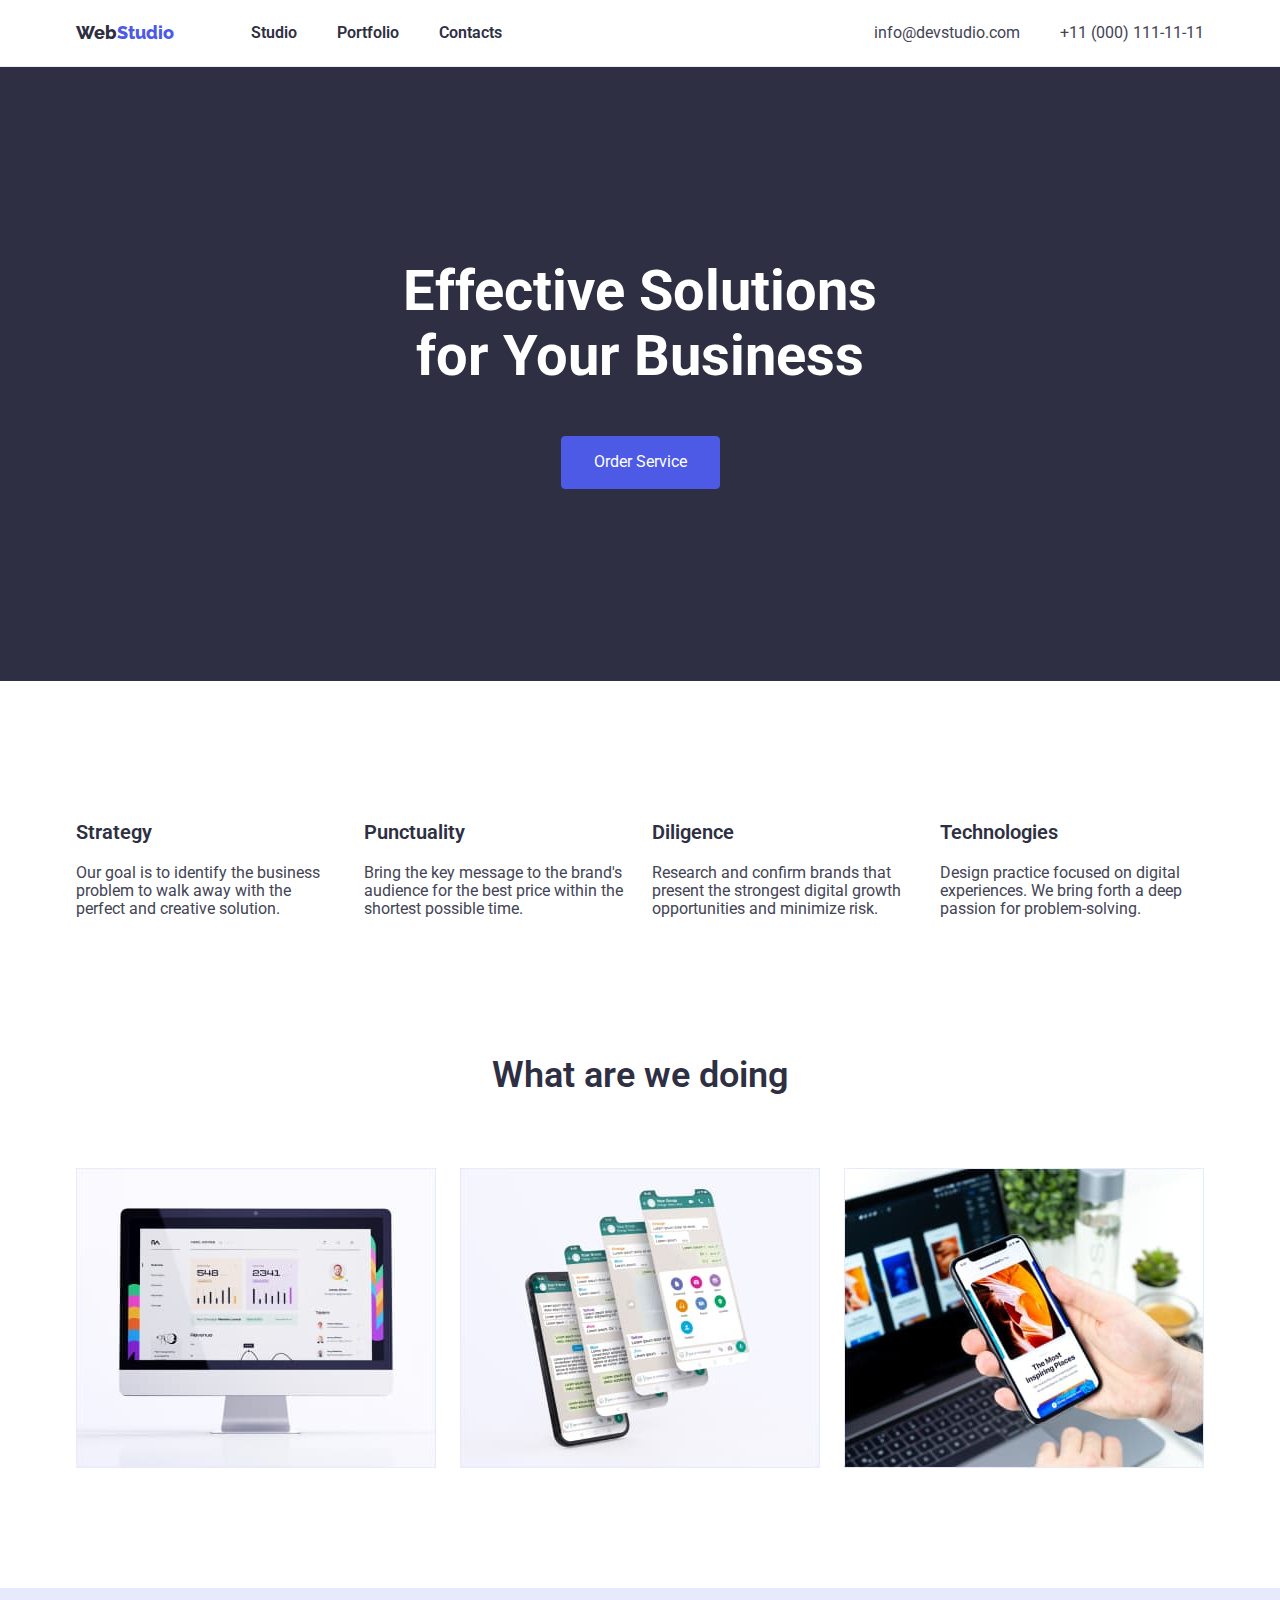
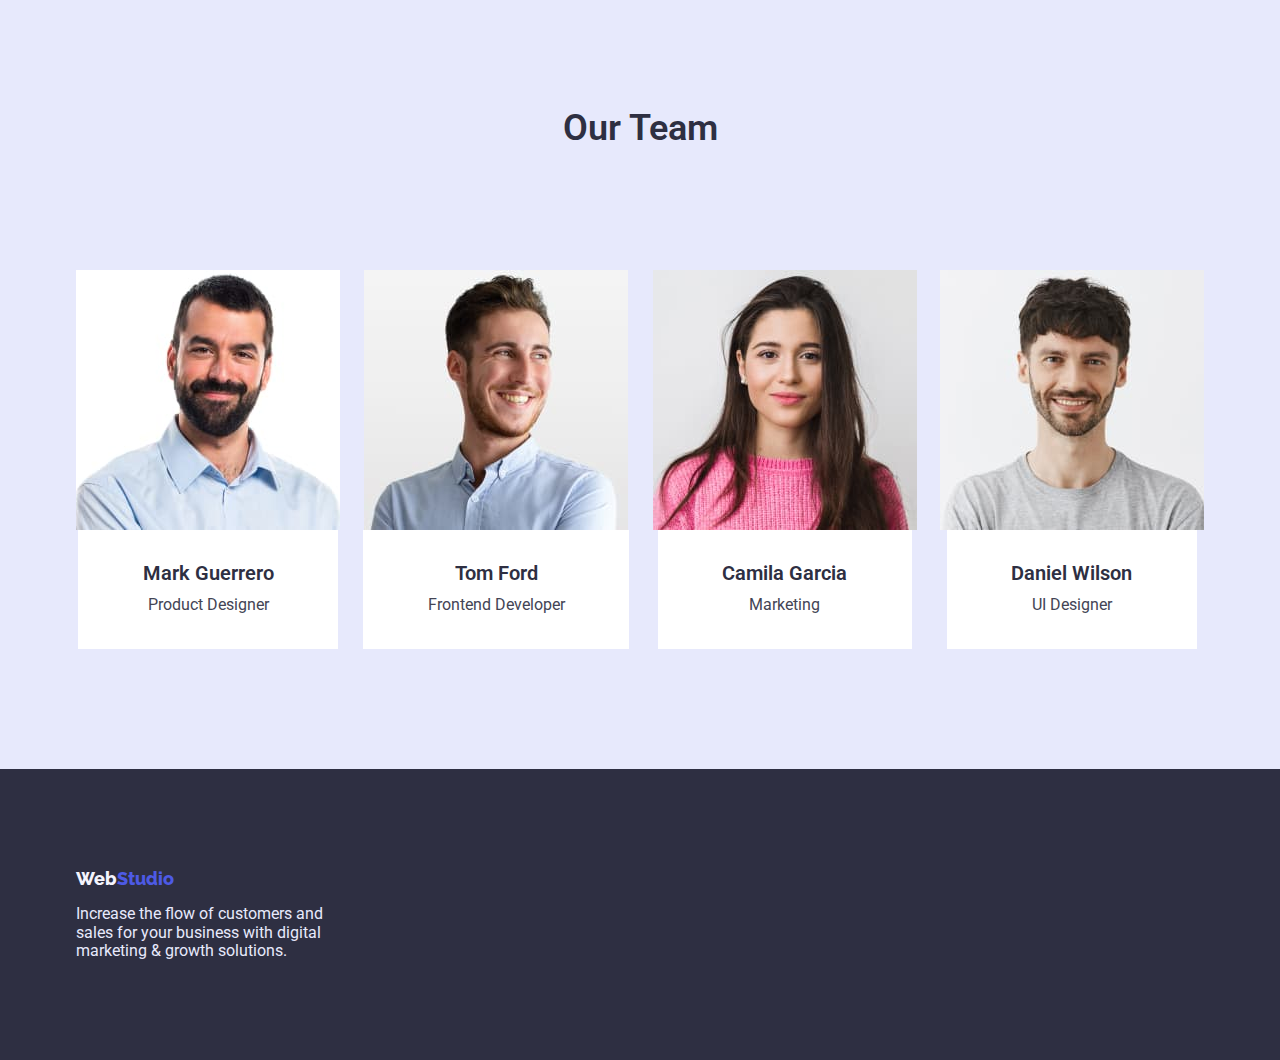
<file: index.html>
<!DOCTYPE html>
<html lang="en">

<head>
  <meta charset="UTF-8">
  <meta http-equiv="X-UA-Compatible" content="IE=edge">
  <meta name="viewport" content="width=device-width, initial-scale=1.0">
  <title>Module 3.1</title>

  <link
    rel="stylesheet"
    href="https://cdnjs.cloudflare.com/ajax/libs/modern-normalize/1.0.0/modern-normalize.min.css"
  />


  <link rel="preconnect" href="https://fonts.googleapis.com">
  <link rel="preconnect" href="https://fonts.gstatic.com" crossorigin>
  <link
    href="https://fonts.googleapis.com/css2?family=Raleway:wght@700;800&family=Roboto:wght@400;500;700;900&display=swap"
    rel="stylesheet">
  <link rel="stylesheet" href="./css/styles.css">

</head>


<body>
  <header class="header">
    <div class="container header-container">
      <nav class="main-nav">
        <a href="./index.html" class="logo"><span class="logo studio">Web</span>Studio</a>

        <ul class="header-list">
          <li class="list-item"><a class="header-link" href="/">Studio</a></li>
          <li class="list-item"><a class="header-link" href="./portfolio.html">Portfolio</a></li>
          <li class="list-item"><a class="header-link" href="#">Contacts</a></li>
        </ul>
      </nav>

      <ul class="call">
        <li class="info">
          <a class="contacts" href="mailto:info@devstudio.com">info@devstudio.com</a>
        </li>
        <li class="info">
          <a class="contacts" href="tel:+11(000)111-11-11">+11 (000) 111-11-11</a>
        </li>
      </ul>

    </div>
  </header>


  <main>
    <section class="hero">
    <div class="container hero-container">
      <h1 class="title">Effective Solutions for Your Business</h1>
      <button type="button" class="hero-btn">Order Service</button>
  </div>
</section>

    <section class="our-adventages">
      <div class="container">
        <ul class="adventages-list">
          <li class="adventages-list-item">
            <h3 class="quality">Strategy</h3>
            <p class="descript">Our goal is to identify the business
              problem to walk away with the perfect and creative solution. </p>
          </li>
          <li class="adventages-list-item">
            <h3 class="quality">Punctuality</h3>
            <p class="descript">Bring the key message to the brand's audience for the best price within the shortest
              possible time.</p>
          </li>
          <li class="adventages-list-item">
            <h3 class="quality">Diligence</h3>
            <p class="descript">Research and confirm brands that present the strongest digital growth opportunities and
              minimize risk.</p>
          </li>
          <li class="adventages-list-item">
            <h3 class="quality">Technologies</h3>
            <p class="descript">Design practice focused on digital experiences. We bring forth a deep passion for
              problem-solving.</p>
          </li>

        </ul>
      </div>
    </section>

    <section class="our-work">
      <div class="container our-work-container">
        <h2 class="big-words">What are we doing</h2>
      <div class="work-gallery">
        <ul class="our-work-list">
          <li>
            <img width="360" height="300" src="./img/Photo-1.jpg" alt="Computer">
          </li>
          <li>
            <img width="360" height="300" src="./img/Photo-2.jpg" alt="Messanger">
          </li>
          <li>
            <img width="360" height="300" src="./img/Photo-3.jpg" alt="Smartphone">
          </li>
        </ul>
      </div>
    </div>
    </section>


    <section class="our-team">
      <div class="container our-team-container">
        <h2 class="team-title">Our Team</h2>
      
           <ul class="team-list">
        <li class="team-list-item">
          <img width="264" height="260" src="./img/Our-Team-1.jpg" alt="Our-Team-1">
          <div class="peoples"><h3 class="personal">Mark Guerrero</h3>
          <p class="position">Product Designer</p></div>
        </li>
          <li class="team-list-item">
            <img width="264" height="260" src="./img/Our-team-2.jpg" alt="Our-team-2">
            <div class="peoples"><h3 class="personal">Tom Ford</h3>
            <p class="position">Frontend Developer</p></div>
          </li>
          <li class="team-list-item">
            <img width="264" height="260" src="./img/Our-Team-3.jpg" alt="Our-Team-3">
            <div class="peoples"><h3 class="personal">Camila Garcia</h3>
            <p class="position">Marketing</p></div>
          </li>
          <li class="team-list-item">
            <img width="264" height="260" src="./img/Our-Team-4.jpg" alt="Our-Team-4">
            <div class="peoples"><h3 class="personal">Daniel Wilson</h3>
            <p class="position">UI Designer</p></div>
          </li>
        </ul>
      
      </div>
    </section>

  </main>

  <footer class="footer">
    <div class="container footer-container">
      <a href="./index.html" class="logo down-logo"><span class="logo bottom">Web</span>Studio</a>
      <p class="text">Increase the flow of customers and sales for your business with digital marketing & growth
        solutions.</p>
    </div>
  </footer>
</body>

</html>
</file>
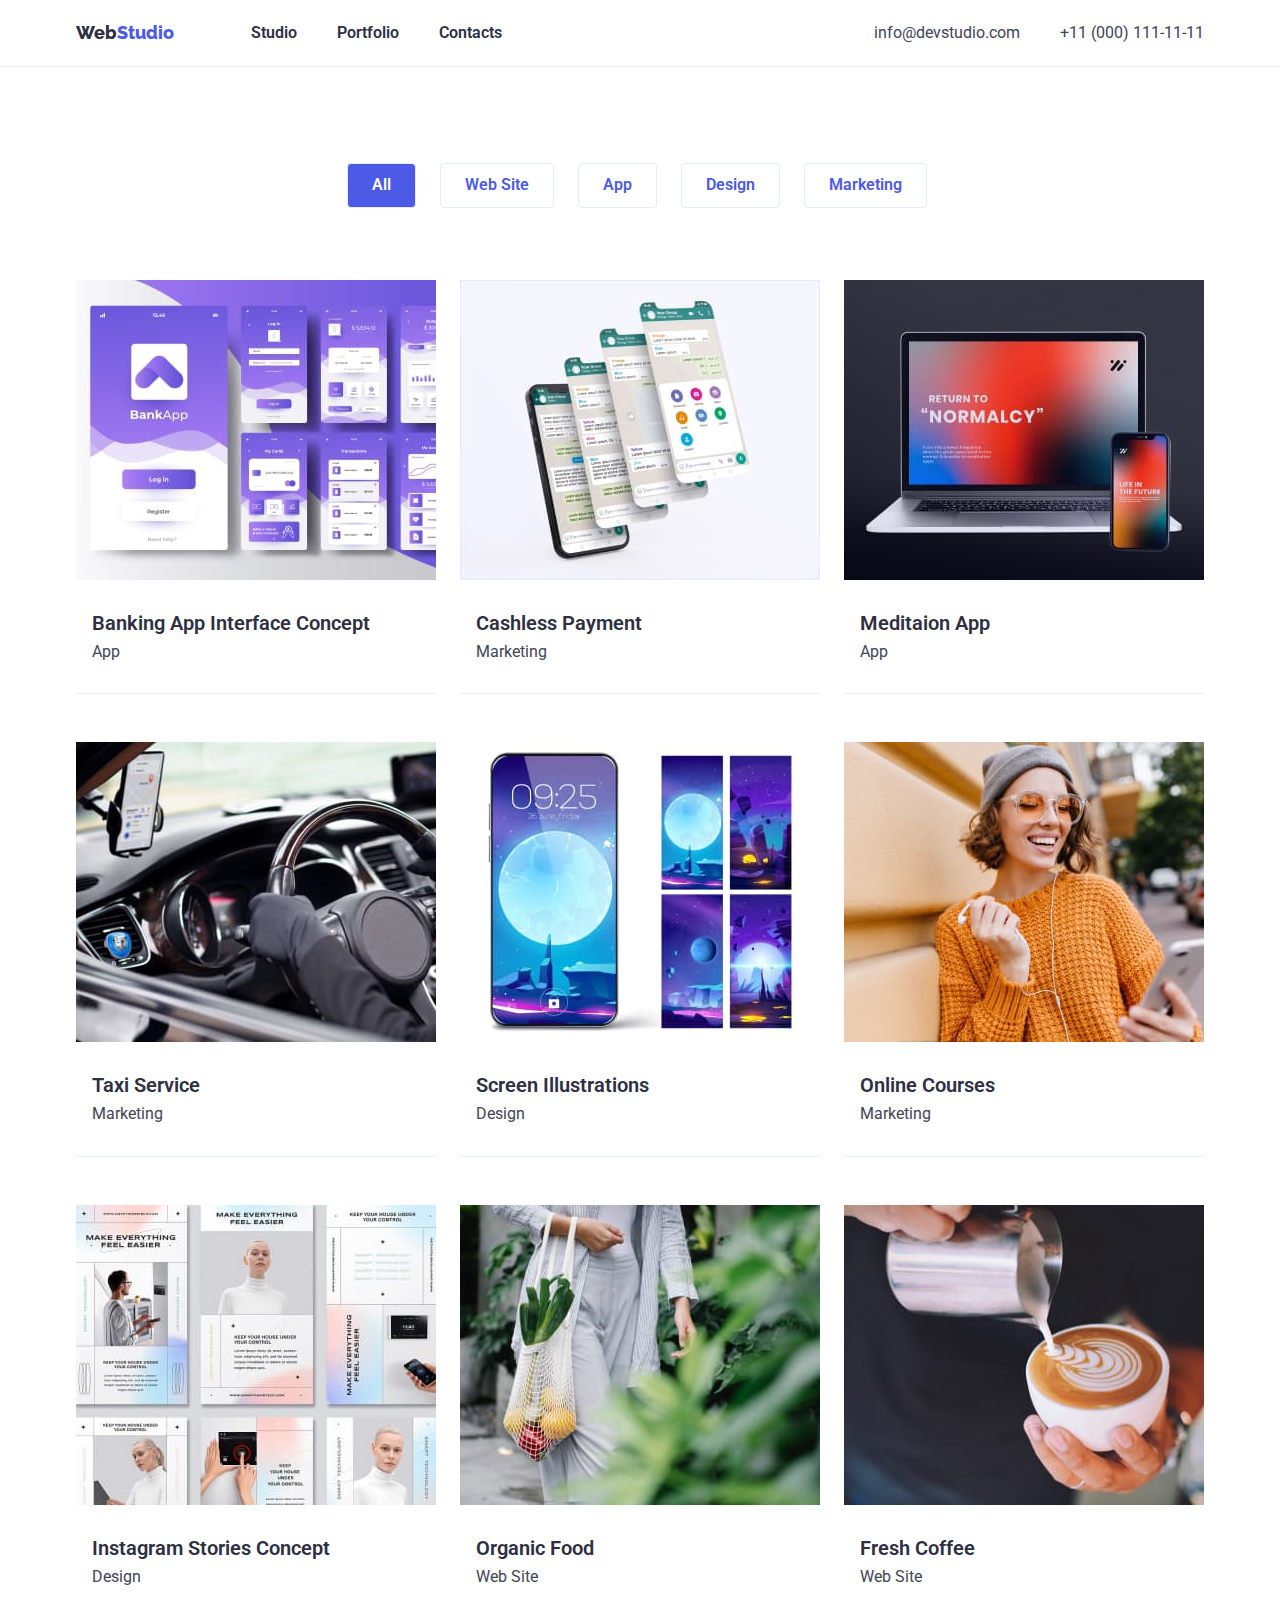
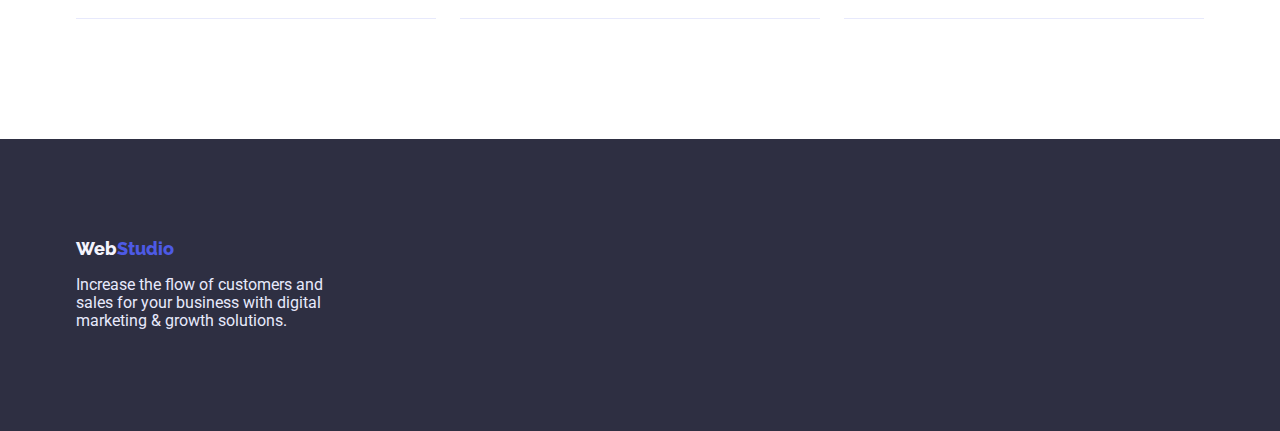
<file: portfolio.html>
<!DOCTYPE html>
<html lang="en">

<head>
  <meta charset="UTF-8">
  <meta http-equiv="X-UA-Compatible" content="IE=edge">
  <meta name="viewport" content="width=device-width, initial-scale=1.0">
  <title>Portfolio</title>

  <link
  rel="stylesheet"
  href="https://cdnjs.cloudflare.com/ajax/libs/modern-normalize/1.0.0/modern-normalize.min.css"
/>

  <link rel="preconnect" href="https://fonts.googleapis.com">
  <link rel="preconnect" href="https://fonts.gstatic.com" crossorigin>
  <link
    href="https://fonts.googleapis.com/css2?family=Raleway:wght@700;800&family=Roboto:wght@400;500;700;900&display=swap"
    rel="stylesheet">


  <link rel="stylesheet" href="./css/styles.css">
</head>

<body>
  <header class="header">
    <div class="container header-container">
      <nav class="main-nav">
        <a href="./index.html" class="logo"><span class="logo studio">Web</span>Studio</a>

        <ul class="header-list">
          <li class="list-item"><a class="header-link" href="/">Studio</a></li>
          <li class="list-item"><a class="header-link" href="./portfolio.html">Portfolio</a></li>
          <li class="list-item"><a class="header-link" href="#">Contacts</a></li>
        </ul>
      </nav>

      <ul class="call">
        <li class="info">
          <a class="contacts" href="mailto:info@devstudio.com">info@devstudio.com</a>
        </li>
        <li class="info">
          <a class="contacts" href="tel:+11(000)111-11-11">+11 (000) 111-11-11</a>
        </li>
      </ul>

    </div>
  </header>

  <main>
    <section class="main-portfolio">
      <div class="container filters-container">
        <ul class="filters-list">
          <li class="filters-list-item"><button type="button" class="filters all">All</button></li>
          <li class="filters-list-item"><button type="button" class="filters">Web Site</button></li>
          <li class="filters-list-item"><button type="button" class="filters">App</button></li>
          <li class="filters-list-item"><button type="button" class="filters">Design</button></li>
          <li class="filters-list-item"><button type="button" class="filters">Marketing</button></li>
        </ul>
      </div>


      <div class="container portfolio-list-container">
        <ul class="portfolio-list">
          <li class="portfolio-list-item">
            <img src="./img/Portfolio-1.jpg" alt="Bankapp">
            <div class="small-container">
              <h2 class="row">Banking App Interface Concept</h2>
              <p class="row-text">App</p>
            </div>
          </li>
          <li class="portfolio-list-item">
            <img src="./img/Photo-2.jpg" alt="Smartphone">
            <div class="small-container">
              <h2 class="row">Cashless Payment</h2>
              <p class="row-text">Marketing</p>
            </div>
          </li>
          <li class="portfolio-list-item">
            <img src="./img/Portfolio-3.jpg" alt="Note">
            <div class="small-container">
              <h2 class="row">Meditaion App</h2>
              <p class="row-text">App</p>
            </div>
          </li>
          <li class="portfolio-list-item">
            <img src="./img/Portfolio-4.jpg" alt="Taxi">
            <div class="small-container">
              <h2 class="row">Taxi Service</h2>
              <p class="row-text">Marketing</p>
            </div>
          </li>
          <li class="portfolio-list-item">
            <img src="./img/Portfolio-5.jpg" alt="Screen">
            <div class="small-container">
              <h2 class="row">Screen Illustrations</h2>
              <p class="row-text">Design</p>
            </div>
          </li>
          <li class="portfolio-list-item">
            <img src="./img/Portfolio-6.jpg" alt="Women">
            <div class="small-container">
              <h2 class="row">Online Courses</h2>
              <p class="row-text">Marketing</p>
            </div>
          </li>
          <li class="portfolio-list-item">
            <img src="./img/Portfolio-7.jpg" alt="Instagram">
            <div class="small-container">
              <h2 class="row">Instagram Stories Concept</h2>
              <p class="row-text">Design</p>
            </div>
          </li>
          <li class="portfolio-list-item">

            <img src="./img/Portfolio-8.jpg" alt="Fruit">
            <div class="small-container">
              <h2 class="row">Organic Food</h2>
              <p class="row-text">Web Site</p>
            </div>
          </li>
          <li class="portfolio-list-item">
            <img src="./img/Portfolio-9.jpg" alt="Cup">
            <div class="small-container">
              <h2 class="row">Fresh Coffee</h2>
              <p class="row-text"> Web Site</p>
            </div>
          </li>
        </ul>
      </div>
    </section>
  </main>

  <footer class="footer">
    <div class="container footer-container">
      <a href="./index.html" class="logo down-logo"><span class="logo down-logo bottom">Web</span>Studio</a>
      <p class="text">Increase the flow of customers and sales for your business with digital marketing & growth
        solutions.</p>
    </div>
  </footer>

</body>

</html>
</file>
<file: css/styles.css>
:root {
	--primary-brand: #4d5ae5;
	--dark: #2e2f42;
	--text: #434455;
	--subtle-text: #8e8f99;
	--light: #ffffff;
	--cornflower: #e7e9fc;
}

*,
*::after *::before {
	box-sizing: border-box;
	margin: 0px;
	padding: 0px;
}

.container {
	width: 1158px;
	margin: 0 auto;
	padding-left: 15px;
	padding-right: 15px;
}

img {
	display: block;
	max-width: 100%;
}

ul {
	margin: 0px;
	padding: 0px;
}

body {
	font-family: "Roboto", sans-serif;
	background-color: var(--light);
	padding: 0px;
	margin: 0px;
}

/*_______HEADER_______*/

.header {
	background-color: var(--light);
	border-bottom: 0.5px solid var(--cornflower);
}

.header-container {
	display: flex;
	align-items: center;
	justify-content: space-between;
}

.main-nav {
	display: flex;
	text-decoration: none;
	list-style-type: none;
	align-items: center;
}

.logo {
	font-family: "Raleway";
	font-style: normal;
	font-weight: 800;
	font-size: 18px;
	line-height: calc(21 / 18)px;
	text-decoration: none;
	color: var(--primary-brand);
}

.studio {
	color: var(--dark);
}

.header-list {
	list-style-type: none;
	display: flex;
	margin-left: 77px;
}

.list-item {
	margin-left: 40px;
}

.list-item:first-child {
	margin-left: 0px;
}

.header-link {
	font-weight: 600;
	font-size: 16px;
	line-height: calc(24 / 16)px;
	color: var(--dark);
	text-decoration: none;
	padding-top: 24px;
	padding-bottom: 24px;
	display: block;
}

.header-link:hover,
.header-link:focus {
	color: var(--primary-brand);
}

.list-item .header-link:active {
	color: var(--primary-brand);
}

.call {
	list-style-type: none;
	display: flex;
	align-items: center;
	margin-left: 331px;
}

.info {
	margin-right: 40px;
}

.info:last-child {
	margin-right: 0px;
}

.contacts {
	font-weight: 400;
	font-size: 16px;
	line-height: calc(24 / 16)px;
	color: var(--text);
	text-decoration: none;
	padding-top: 24px;
	padding-bottom: 24px;
	display: block;
}

.contacts:hover {
	color: var(--primary-brand);
}

.call .contacts:active {
	color: var(--primary-brand);
}

/*_______CARD_______ */

.hero {
	color: var(--light);
	background-color: var(--dark);
	font-weight: 600;
	padding-top: 192px;
	padding-bottom: 192px;
}

.hero-container {
	display: flex;
	flex-direction: column;
	align-items: center;
	text-align: center;
}

.title {
	font-size: 56px;
	line-height: calc(60 / 56)px;
	max-width: 492px;
	margin-top: 0px;
	margin-bottom: 48px;
}

.hero-btn {
	display: block;
	font-family: inherit;
	font-size: 16px;
	line-height: calc(19 / 16)px;
	background: var(--primary-brand);
	cursor: pointer;
	color: var(--light);
	padding: 16px 32px;
	border-radius: 4px;
	border: 1px solid var(--primary-brand);
}

.service-btn :hover {
	background: var(--primary-brand);
}

/*_______OUR ADVENTAGES_______*/

.our-adventages {
	padding-top: 120px;
	padding-bottom: 120px;
}

.adventages-list {
	list-style-type: none;
	display: flex;
	padding: 0px;
	justify-content: space-between;
	margin: 0px;
}

.adventages-list-item {
	width: calc((100% - 72px) / 4);
	margin-right: 24px;
}

.adventages-list-item:last-child {
	margin-right: 0px;
}

.quality {
	font-weight: 600;
	font-size: 20px;
	line-height: calc(24 / 20)px;
	color: var(--dark);
}

.descript {
	font-weight: 400;
	font-size: 16px;
	line-height: calc(24 / 16)px;
	color: var(--text);
}

/*_______OUR WORK_______ */

.our-work-container {
	flex-direction: column;
}

.work-gallary {
	display: flex;
}

.big-words {
	text-align: center;
	margin-bottom: 72px;
	margin-top: 0px;
	font-family: "Roboto";
	font-weight: 600;
	font-size: 36px;
	line-height: calc(40 / 36)px;
}

.our-work-list {
	list-style-type: none;
	display: flex;
	justify-content: space-between;
}

.our-work {
	font-weight: 600;
	font-size: 36px;
	line-height: calc(40 / 36)px;
	color: var(--dark);
	margin: 0px;
	padding-bottom: 120px;
}

/*_______TEAM_______ */

.our-work-container {
	flex-direction: column;
}

.our-team {
	background-color: var(--cornflower);
	padding-top: 120px;
	padding-bottom: 120px;
}

.team-list {
	list-style-type: none;
	display: flex;
	justify-content: space-between;
	flex-direction: row;
}

.team-list-item {
	display: flex;
	flex-direction: column;
	align-items: center;
	width: calc((100%-72px) / 4);
}

.peoples {
	background-color: var(--light);
	text-align: center;
	padding: 32px 64.5px ;

}

.team-title {
	font-weight: 600;
	font-size: 36px;
	line-height: calc(40 / 36)px;
	color: var(--dark);
	margin-top: 0px;
	margin-bottom: 120px;
	text-align: center;
}

.personal {
	font-weight: 600;
	font-size: 20px;
	line-height: calc(24 / 20)px;
	color: var(--dark);
	margin-top: 0px;
	margin-bottom: 8px;
}
.position {
	font-weight: 400;
	font-size: 16px;
	line-height: 24px;
	color: var(--text);
	margin: 0px;
}

/*_______FOOTER_______ */
.footer {
	background: var(--dark);
	padding-top: 100px;
	padding-bottom: 100px;
}

.footer-container {
	display: flex;
	flex-direction: column;
	justify-content: start;
}

.bottom {
	color: #f4f4fd;
	font-weight: 800;
	font-size: 18px;
	line-height: calc(21 / 18)px;
}

.down-logo {
	margin-bottom: 16px;
}

.text {
	font-weight: 400;
	font-size: 16px;
	line-height: calc(24 / 16)px;
	color: var(--cornflower);
	margin: 0px;
	max-width: 264px;
}

/* _______________________PORTFOLIO______________________ */

.main-portfolio {
	padding-bottom: 120px;
	padding-top: 96px;
}


/* _______FILTERS_______ */

.filters-list {
	list-style-type: none;
	display: flex;	
    margin: 0 271px 0 271px;
}

.filters-container {
margin-bottom: 72px;
}


.filters {
	font-family: inherit;
	background: var(--light);
	font-weight: 600;
	font-size: 16px;
	line-height: calc(24 / 16)px;
	color: var(--primary-brand);
	cursor: pointer;
	display: flex;
	padding: 12px 24px;
	border-radius: 4px;
	border: 1px solid var(--cornflower);
}

.filters-list-item {
	margin-right: 24px;
}

.filters-list-item:last-child {
	margin-right: 0px;
}

.filters:hover,
.filters:focus {
	color: var(--light);
	background-color: var(--primary-brand);
}

.all {
	color: #ffffff;
	background-color: var(--primary-brand);
}

/*_______PORTFOLIO PHOTOS_______ */


.portfolio-list {
	list-style-type: none;
	display: flex;
	flex-wrap: wrap;
	justify-content: space-between;
	margin-bottom: -48px;
	margin-right: -24px;
}

.portfolio-list-item {
	margin-bottom: 48px;
	margin-right: 24px;
}

.small-container {
	display: flex;
	flex-direction: column;
	align-items: flex-start;
	padding-top: 32px;
	padding-bottom: 32px;
	padding-left: 16px;
	border-bottom: 0.5px solid var(--cornflower);
}

.row {
	font-weight: 600;
	font-size: 20px;
	line-height: calc(24 / 20)px;
	color: var(--dark);
	margin-top: 0px;
	margin-bottom: 8px;
}

.row-text {
	font-weight: 400;
	font-size: 16px;
	line-height: calc(24 / 16)px;
	color: var(--text);
	margin: 0px;
}
</file>
